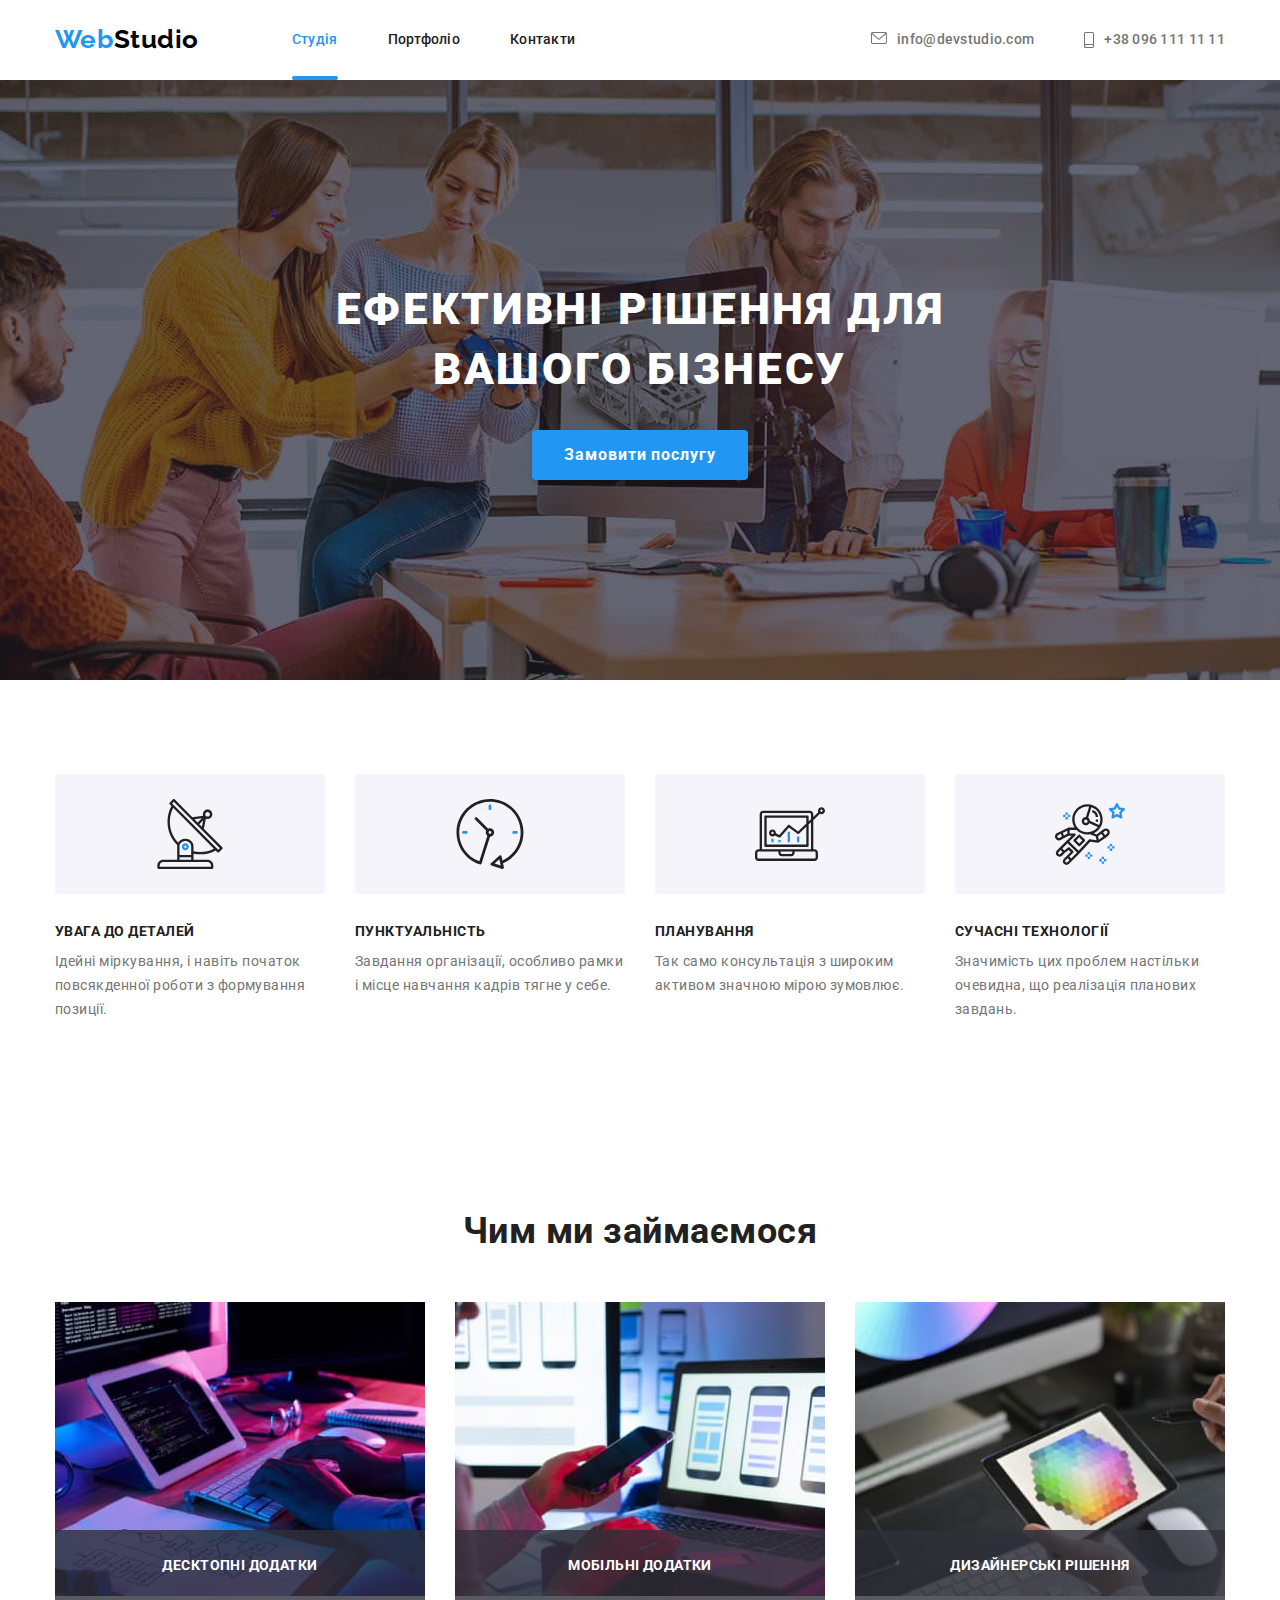
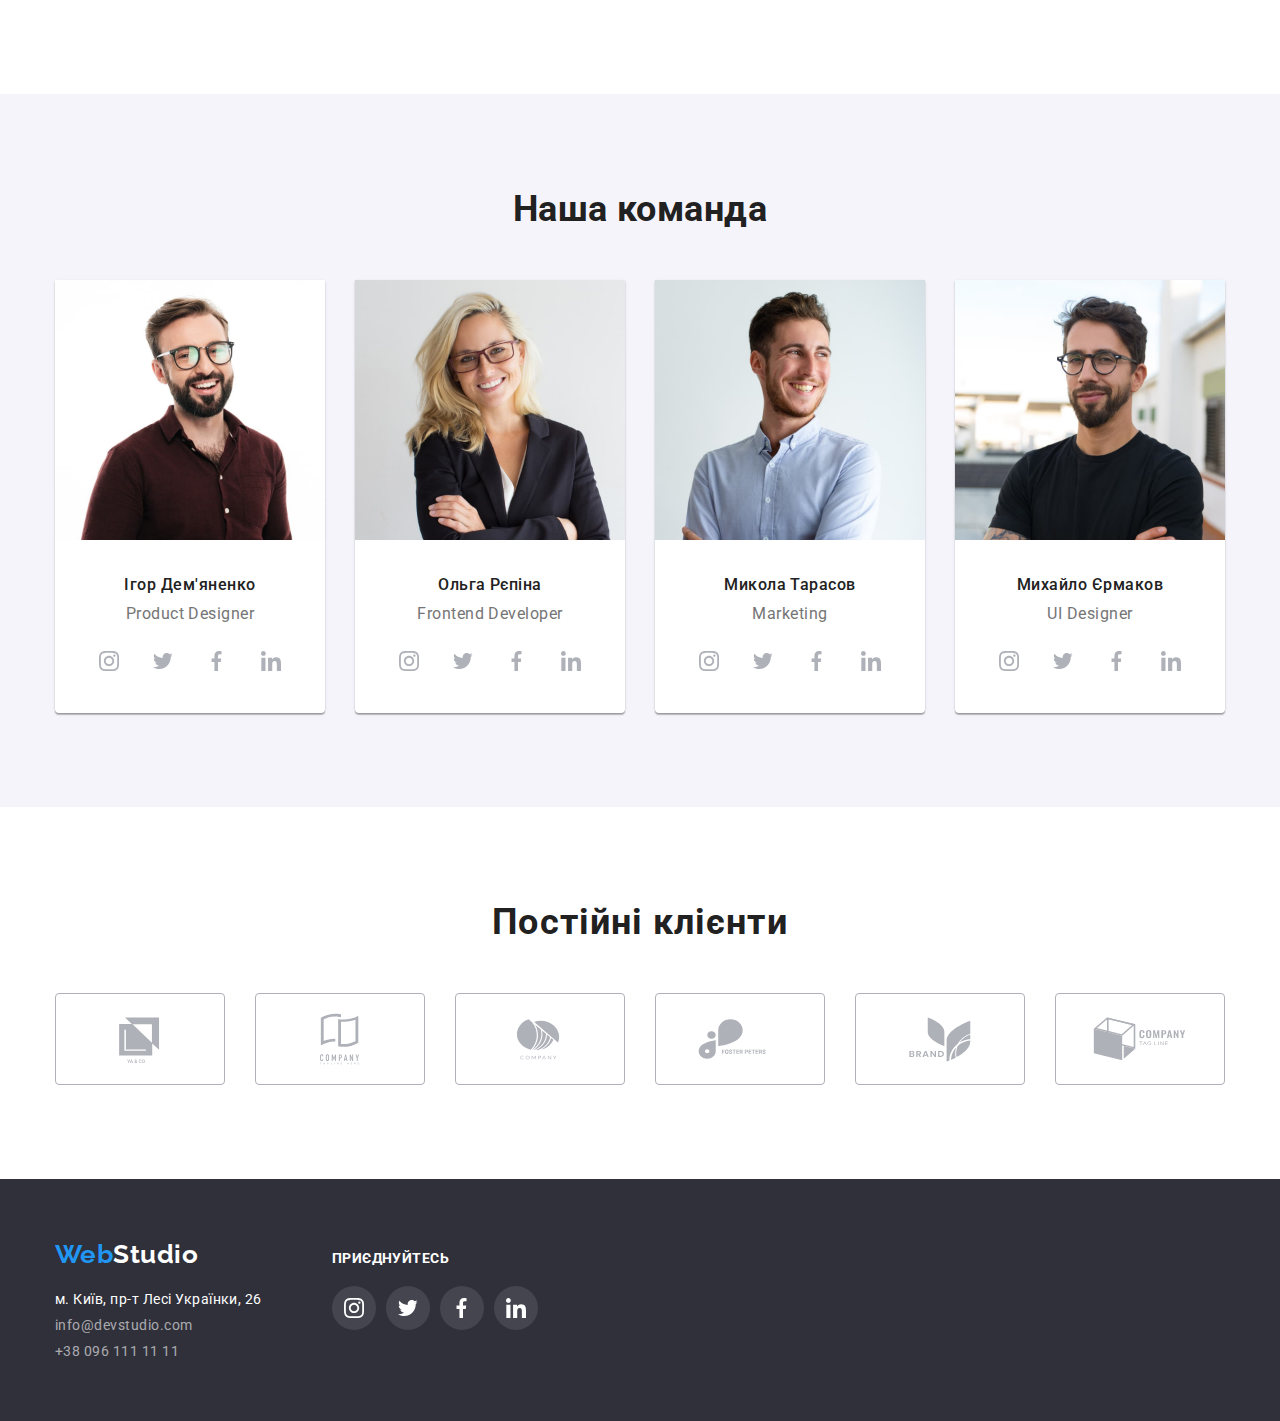
<file: index.html>
<!DOCTYPE html>
<html lang="uk">
  <head>
    <meta charset="UTF-8" />
    <meta name="viewport" content="width=device-width, initial-scale=1.0" />
    <title>WebStudio</title>
    <link rel="preconnect" href="https://fonts.googleapis.com" />
    <link rel="preconnect" href="https://fonts.gstatic.com" crossorigin />
    <link
      href="https://fonts.googleapis.com/css2?family=Raleway:wght@400;700&family=Roboto:wght@400;500;700;900&display=swap"
      rel="stylesheet"
    />
    <link
      rel="stylesheet"
      href="https://cdnjs.cloudflare.com/ajax/libs/modern-normalize/1.1.0/modern-normalize.min.css"
    />
    <link rel="stylesheet" href="css/style.css" />
  </head>
  <body>
    <header class="page-header">
      <!-- site nav -->
      <nav class="container main-nav">
        <a href="./index.html" class="logo list">
          <span class="color-blu">Web</span>
          <span class="color-black">Studio</span>
        </a>
        <ul class="site-nav list">
          <li class="nav"><a href="" class="link current">Студія</a></li>
          <li class="nav">
            <a href="./portfolio.html" class="link">Портфоліо</a>
          </li>
          <li class="nav"><a href="" class="link">Контакти</a></li>
        </ul>
        <!-- Contakt -->
        <ul class="contakt-nav list">
          <li class="item">
            <a class="contakt-mail" href="mailto:info@devstudio.com"
              ><svg class="mail">
                <use href="./imeges/symbol-defs.svg#icon-envelope"></use></svg
              >info@devstudio.com</a
            >
          </li>
          <li class="item">
            <a class="contakt-tel" href="tel:+380961111111">
              <svg class="tel">
                <use href="./imeges/symbol-defs.svg#icon-smartphone"></use></svg
              >+38 096 111 11 11</a
            >
          </li>
        </ul>
      </nav>
    </header>
    <main>
      <!-- Hero -->
      <section class="hero section container">
        <h1 class="hero-title">Ефективні рішення для вашого бізнесу</h1>
        <button class="button" data-modal-open>Замовити послугу</button>
        <div class="backdrop-hero is-hidden" data-modal>
          <div class="modal-hero">
            <button class="closed-modal" data-modal-close>
              <svg class="icon-closed" height="18" width="18">
                <use href="./imeges/symbol-defs.svg#icon-close-black"></use>
              </svg>
            </button>
          </div>
        </div>
      </section>
      <!-- Feature -->
      <section class="section">
        <h2 hidden>Приклади робіт</h2>
        <div class="container feature">
          <ul class="feature-list list">
            <li class="item icon-item">
              <div class="fonts">
                <svg>
                  <use href="./imeges/symbol-defs.svg#icon-antenna"></use>
                </svg>
              </div>
              <div class="title-feature-text">
                <h3 class="title">УВАГА ДО ДЕТАЛЕЙ</h3>
                <p class="feature-text">
                  Ідейні міркування, і навіть початок повсякденної роботи з
                  формування позиції.
                </p>
              </div>
            </li>
            <li class="item">
              <div class="fonts">
                <svg>
                  <use href="./imeges/symbol-defs.svg#icon-clock"></use>
                </svg>
              </div>
              <div class="title-feature-text">
                <h3 class="title">ПУНКТУАЛЬНІСТЬ</h3>
                <p class="feature-text">
                  Завдання організації, особливо рамки і місце навчання кадрів
                  тягне у себе.
                </p>
              </div>
            </li>
            <li class="item">
              <div class="fonts">
                <svg>
                  <use href="./imeges/symbol-defs.svg#icon-diagram"></use>
                </svg>
              </div>
              <div class="title-feature-text">
                <h3 class="title">ПЛАНУВАННЯ</h3>
                <p class="feature-text">
                  Так само консультація з широким активом значною мірою
                  зумовлює.
                </p>
              </div>
            </li>
            <li class="item">
              <div class="fonts">
                <svg>
                  <use href="./imeges/symbol-defs.svg#icon-astronaut"></use>
                </svg>
              </div>
              <div class="title-feature-text">
                <h3 class="title">СУЧАСНІ ТЕХНОЛОГІЇ</h3>
                <p class="feature-text">
                  Значимість цих проблем настільки очевидна, що реалізація
                  планових завдань.
                </p>
              </div>
            </li>
          </ul>
        </div>
      </section>
      <section class="works section">
        <div class="container">
          <h2 class="works-title">Чим ми займаємося</h2>
          <ul class="list example">
            <li class="item item-desktop">
              <div class="imeges-thumb">
                <img
                  src="./imeges/keydoard.jpg"
                  alt="Десктопні додатки"
                  width="370"
                />
                <div class="images-text img-fonts">Десктопні додатки</div>
              </div>
            </li>
            <li class="item">
              <div class="imeges-thumb">
                <img
                  src="./imeges/displey.jpg"
                  alt="Мобільні додатки"
                  width="370"
                />
                <div class="images-text img-fonts">Мобільні додатки</div>
              </div>
            </li>
            <li class="item">
              <div class="imeges-thumb">
                <img
                  src="./imeges/tablet.jpg"
                  alt="Розробка логотипів"
                  width="370"
                />
                <div class="images-text img-fonts">Дизайнерські рішення</div>
              </div>
            </li>
          </ul>
        </div>
      </section>
      <!-- Team -->
      <section class="team section">
        <div class="container">
          <h2 class="team-title">Наша команда</h2>
          <ul class="list team-list">
            <li class="item">
              <div class="backgr-color">
                <img
                  class="photo-team"
                  src="./imeges/igor.jpg"
                  alt="Ігор Демʼяненко"
                  width="270"
                />
                <div class="team-descript">
                  <h3 class="team-name">Ігор Дем'яненко</h3>
                  <p class="team-prof">
                    <span lang="en"> Product Designer</span>
                  </p>
                </div>
                <div class="social-list">
                  <ul class="social list">
                    <li class="icon-social">
                      <a class="icon-link" href="#"
                        ><svg class="social-icon">
                          <use
                            href="./imeges/symbol-defs.svg#icon-instagram2"
                          ></use></svg
                      ></a>
                    </li>
                    <li class="icon-social">
                      <a class="icon-link" href="#"
                        ><svg class="social-icon">
                          <use
                            href="./imeges/symbol-defs.svg#icon-twitter2"
                          ></use></svg
                      ></a>
                    </li>
                    <li class="icon-social">
                      <a class="icon-link" href="#"
                        ><svg class="social-icon">
                          <use
                            href="./imeges/symbol-defs.svg#icon-facebook2"
                          ></use></svg
                      ></a>
                    </li>
                    <li class="icon-social">
                      <a class="icon-link" href="#"
                        ><svg class="social-icon">
                          <use
                            href="./imeges/symbol-defs.svg#icon-linkedin2"
                          ></use></svg
                      ></a>
                    </li>
                  </ul>
                </div>
              </div>
            </li>
            <li class="item">
              <div class="backgr-color">
                <img
                  class="photo-team"
                  src="./imeges/olga.jpg"
                  alt="Ольга Рєпіна"
                  width="270"
                />
                <div class="team-descript">
                  <h3 class="team-name">Ольга Рєпіна</h3>
                  <p class="team-prof">
                    <span lang="en"> Frontend Developer </span>
                  </p>
                </div>
                <div class="social-list">
                  <ul class="social list">
                    <li class="icon-social">
                      <a class="icon-link" href="#"
                        ><svg class="social-icon">
                          <use
                            href="./imeges/symbol-defs.svg#icon-instagram2"
                          ></use></svg
                      ></a>
                    </li>
                    <li class="icon-social">
                      <a class="icon-link" href="#"
                        ><svg class="social-icon">
                          <use
                            href="./imeges/symbol-defs.svg#icon-twitter2"
                          ></use></svg
                      ></a>
                    </li>
                    <li class="icon-social">
                      <a class="icon-link" href="#"
                        ><svg class="social-icon">
                          <use
                            href="./imeges/symbol-defs.svg#icon-facebook2"
                          ></use></svg
                      ></a>
                    </li>
                    <li class="icon-social">
                      <a class="icon-link" href="#"
                        ><svg class="social-icon">
                          <use
                            href="./imeges/symbol-defs.svg#icon-linkedin2"
                          ></use></svg
                      ></a>
                    </li>
                  </ul>
                </div>
              </div>
            </li>

            <li class="item">
              <div class="backgr-color">
                <img
                  class="photo-team"
                  src="./imeges/mukola.jpg"
                  alt="Микола Тарасов"
                  width="270"
                />
                <div class="team-descript">
                  <h3 class="team-name">Микола Тарасов</h3>
                  <p class="team-prof"><span lang="en"> Marketing </span></p>
                </div>
                <div class="social-list">
                  <ul class="social list">
                    <li class="icon-social">
                      <a class="icon-link" href="#"
                        ><svg class="social-icon">
                          <use
                            href="./imeges/symbol-defs.svg#icon-instagram2"
                          ></use></svg
                      ></a>
                    </li>
                    <li class="icon-social">
                      <a class="icon-link" href="#"
                        ><svg class="social-icon">
                          <use
                            href="./imeges/symbol-defs.svg#icon-twitter2"
                          ></use></svg
                      ></a>
                    </li>
                    <li class="icon-social">
                      <a class="icon-link" href="#"
                        ><svg class="social-icon">
                          <use
                            href="./imeges/symbol-defs.svg#icon-facebook2"
                          ></use></svg
                      ></a>
                    </li>
                    <li class="icon-social">
                      <a class="icon-link" href="#"
                        ><svg class="social-icon">
                          <use
                            href="./imeges/symbol-defs.svg#icon-linkedin2"
                          ></use></svg
                      ></a>
                    </li>
                  </ul>
                </div>
              </div>
            </li>
            <li class="item">
              <div class="backgr-color">
                <img
                  class="photo-team"
                  src="./imeges/myhaylo.jpg"
                  alt="Михайло Єрмаков"
                  width="270"
                />
                <div class="team-descript">
                  <h3 class="team-name">Михайло Єрмаков</h3>
                  <p class="team-prof"><span lang="en"> UI Designer </span></p>
                </div>
                <div class="social-list">
                  <ul class="social list">
                    <li class="icon-social">
                      <a class="icon-link" href="#"
                        ><svg class="social-icon">
                          <use
                            href="./imeges/symbol-defs.svg#icon-instagram2"
                          ></use></svg
                      ></a>
                    </li>
                    <li class="icon-social">
                      <a class="icon-link" href="#"
                        ><svg class="social-icon">
                          <use
                            href="./imeges/symbol-defs.svg#icon-twitter2"
                          ></use></svg
                      ></a>
                    </li>
                    <li class="icon-social">
                      <a class="icon-link" href="#"
                        ><svg class="social-icon">
                          <use
                            href="./imeges/symbol-defs.svg#icon-facebook2"
                          ></use></svg
                      ></a>
                    </li>
                    <li class="icon-social">
                      <a class="icon-link" href="#"
                        ><svg class="social-icon">
                          <use
                            href="./imeges/symbol-defs.svg#icon-linkedin2"
                          ></use></svg
                      ></a>
                    </li>
                  </ul>
                </div>
              </div>
            </li>
          </ul>
        </div>
      </section>
      <!-- Clients -->
      <section class="section">
        <div class="container">
          <h2 hidden>Клієнти</h2>
          <h3 class="title-clients">Постійні клієнти</h3>
          <ul class="icon-list list">
            <li class="icon-clients">
              <a class="clients-link" href="#">
                <svg class="icon">
                  <use href="./imeges/symbol-defs.svg#icon-yaco"></use>
                </svg>
              </a>
            </li>
            <li class="icon-clients">
              <a class="clients-link" href="#"
                ><svg class="icon">
                  <use
                    href="./imeges/symbol-defs.svg#icon-teglinecompany"
                  ></use></svg
              ></a>
            </li>
            <li class="icon-clients">
              <a class="clients-link" href="#">
                <svg class="icon">
                  <use href="./imeges/symbol-defs.svg#icon-company"></use></svg
              ></a>
            </li>
            <li class="icon-clients">
              <a class="clients-link" href="#"
                ><svg class="icon">
                  <use href="./imeges/symbol-defs.svg#icon-foster"></use></svg
              ></a>
            </li>
            <li class="icon-clients">
              <a class="clients-link" href="#">
                <svg class="icon">
                  <use href="./imeges/symbol-defs.svg#icon-brand"></use></svg
              ></a>
            </li>
            <li class="icon-clients">
              <a class="clients-link" href="#"
                ><svg class="icon">
                  <use href="./imeges/symbol-defs.svg#icon-tagline"></use></svg
              ></a>
            </li>
          </ul>
        </div>
      </section>
    </main>
    <!-- footer -->
    <footer class="footer">
      <div class="container footer-container">
        <div class="contackt-wrap">
          <a class="footer-logo" href="#"
            ><span class="color-blu">Web</span
            ><span class="color-white">Studio</span></a
          >
          <address class="address">
            <ul class="list">
              <li>
                <span class="address-name"
                  >м. Київ, пр-т Лесі Українки, 26</span
                >
              </li>
              <li>
                <a href="mailto:info@devstudio.com" class="address-mail list"
                  >info@devstudio.com</a
                >
              </li>
              <li>
                <a href="tel:+380961111111" class="address-tel list"
                  >+38 096 111 11 11</a
                >
              </li>
            </ul>
          </address>
        </div>
        <div class="social-wrap">
          <p class="footer-title-social">приєднуйтесь</p>
          <ul class="footer-social list">
            <li class="footer-icon-social">
              <a class="footer-icon-link" href="#"
                ><svg class="footer-social-icon">
                  <use
                    href="./imeges/symbol-defs.svg#icon-instagram2"
                  ></use></svg
              ></a>
            </li>
            <li class="footer-icon-social">
              <a class="footer-icon-link" href="#"
                ><svg class="footer-social-icon">
                  <use href="./imeges/symbol-defs.svg#icon-twitter2"></use></svg
              ></a>
            </li>
            <li class="footer-icon-social">
              <a class="footer-icon-link" href="#"
                ><svg class="footer-social-icon">
                  <use
                    href="./imeges/symbol-defs.svg#icon-facebook2"
                  ></use></svg
              ></a>
            </li>
            <li class="footer-icon-social">
              <a class="footer-icon-link" href="#"
                ><svg class="footer-social-icon">
                  <use
                    href="./imeges/symbol-defs.svg#icon-linkedin2"
                  ></use></svg
              ></a>
            </li>
          </ul>
        </div>
      </div>
    </footer>
    <script src="./js/modal.js"></script>
  </body>
</html>
</file>
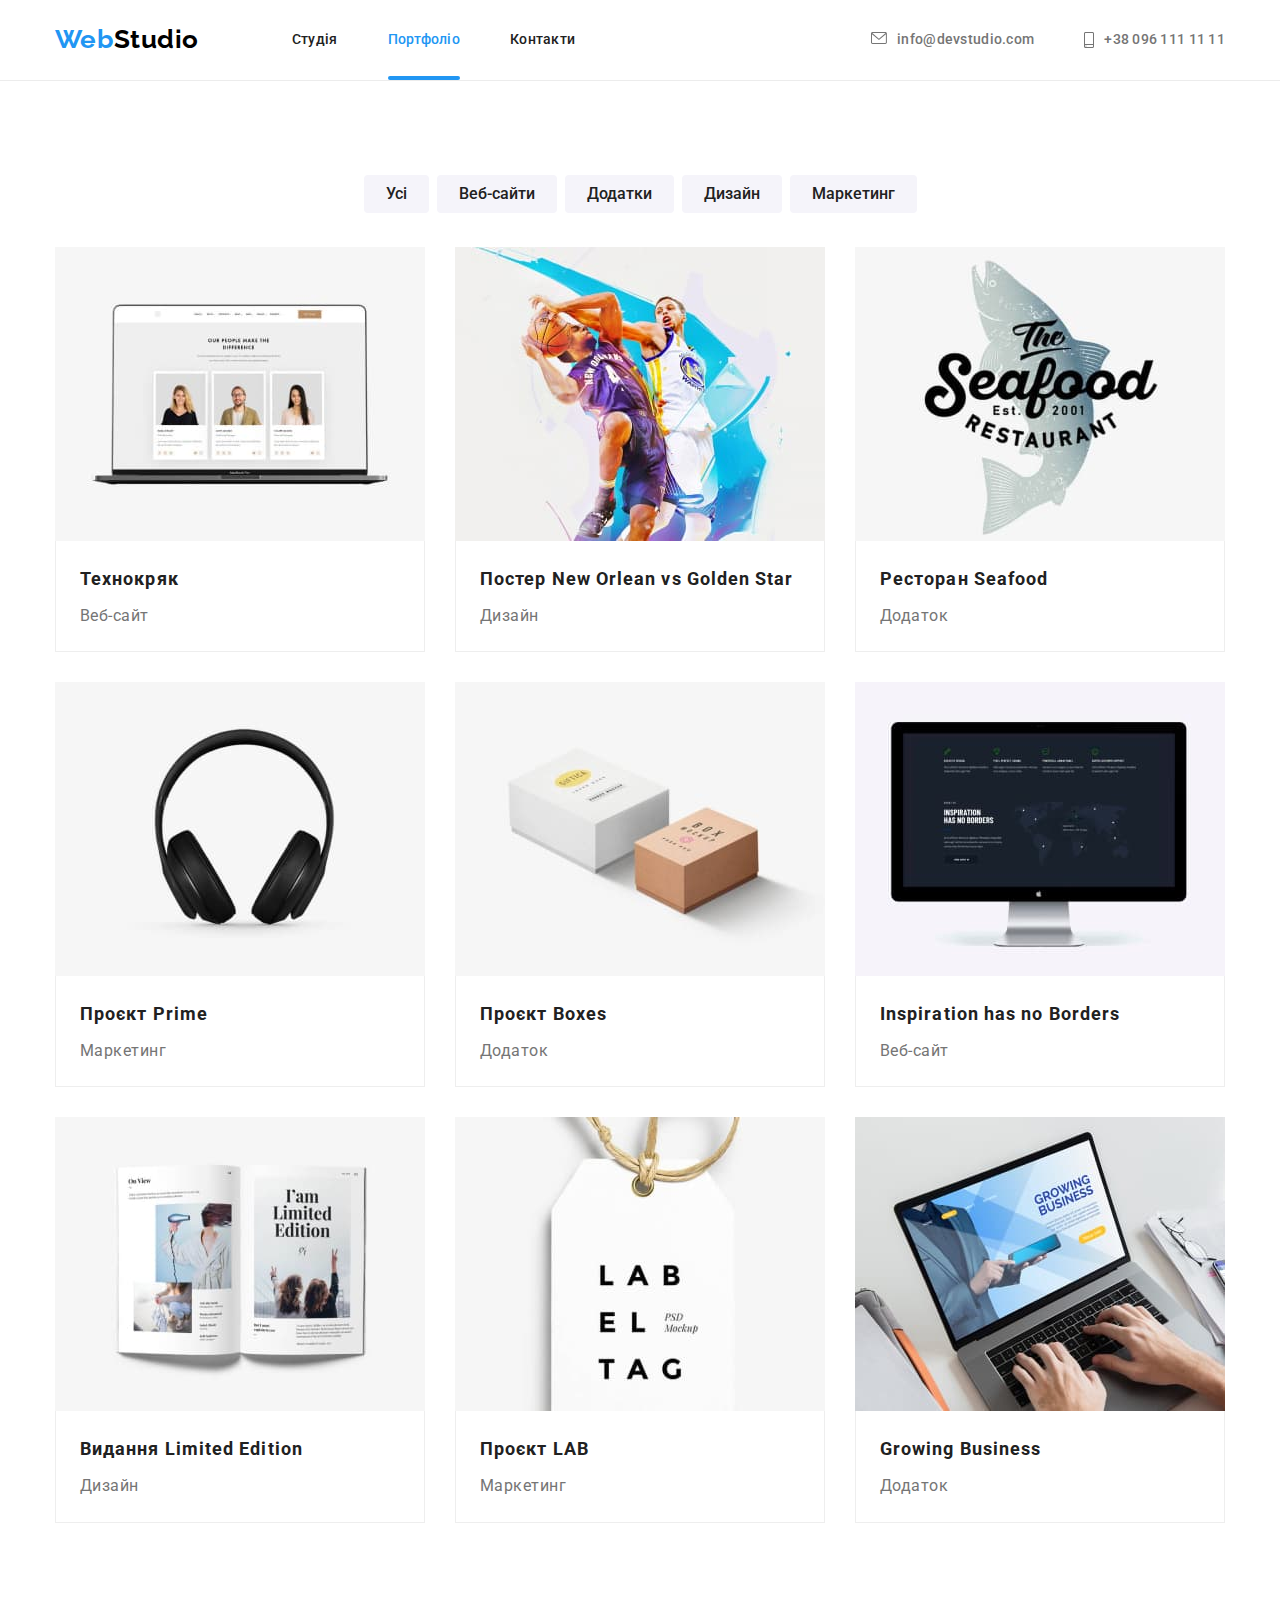
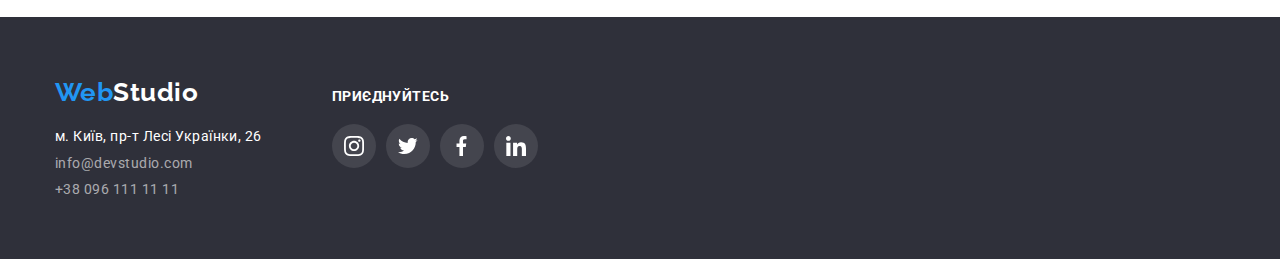
<file: portfolio.html>
<!DOCTYPE html>
<html lang="uk">
  <head>
    <meta charset="UTF-8" />
    <meta name="viewport" content="width=device-width, initial-scale=1.0" />
    <title>Portfolio</title>
    <link rel="preconnect" href="https://fonts.googleapis.com" />
    <link rel="preconnect" href="https://fonts.gstatic.com" crossorigin />
    <link
      href="https://fonts.googleapis.com/css2?family=Raleway:wght@400;700&family=Roboto:wght@400;500;700;900&display=swap"
      rel="stylesheet"
    />
    <link
      rel="stylesheet"
      href="https://cdnjs.cloudflare.com/ajax/libs/modern-normalize/1.1.0/modern-normalize.min.css"
    />
    <link rel="stylesheet" href="css/style.css" />
  </head>
  <body>
    <header class="header">
      <!-- Site nav -->
      <nav class="container main-nav">
        <a href="./portfolio.html" class="logo list">
          <span class="color-blu">Web</span>
          <span class="color-black">Studio</span>
        </a>
        <ul class="site-nav list">
          <li class="nav"><a href="./index.html" class="link">Студія</a></li>
          <li class="nav"><a href="" class="link current">Портфоліо</a></li>
          <li class="nav"><a href="" class="link">Контакти</a></li>
        </ul>
        <!-- Contakt -->
        <ul class="contakt-nav list">
          <li class="item">
            <a class="contakt-mail" href="mailto:info@devstudio.com"
              ><svg class="mail">
                <use href="./imeges/symbol-defs.svg#icon-envelope"></use></svg
              >info@devstudio.com</a
            >
          </li>
          <li class="item">
            <a class="contakt-tel" href="tel:+380961111111">
              <svg class="tel">
                <use href="./imeges/symbol-defs.svg#icon-smartphone"></use></svg
              >+38 096 111 11 11</a
            >
          </li>
        </ul>
      </nav>
    </header>
    <main>
      <section class="container section">
        <!-- список кнопок -->
        <div class="portfolio">
          <h1 hidden>Посилання на роботи</h1>
          <ul class="list-button list">
            <li class="item">
              <button type="button" class="buttons">Усі</button>
            </li>
            <li class="item">
              <button type="button" class="buttons">Веб-сайти</button>
            </li>
            <li class="item">
              <button type="button" class="buttons">Додатки</button>
            </li>
            <li class="item">
              <button type="button" class="buttons">Дизайн</button>
            </li>
            <li class="item">
              <button type="button" class="buttons">Маркетинг</button>
            </li>
          </ul>

          <!-- Портфолио работ -->
          
          <ul class="card list">
            <li class="item portf-list">
              <a href="" class="card-img list">
                <div class="thumb">
                  <img
                    class="img-project"
                    src="./imeges/prew.jpg"
                    alt="демонстрація робіт"
                    width="370"
                  />
                  <div class="overlay-text">
                    Ресурс пропонує комплексні пропозиції з різним рівнем
                    функціоналу та сервісів. Все це дозволить відвідувачу
                    отримати вичерпні відомості про компанію чи приватну особу.
                  </div>
                </div>
                <div class="text-title">
                  <h2 class="card-title">Технокряк</h2>
                  <p class="card-text">Веб-сайт</p>
                </div>
              </a>
            </li>
            <li class="item portf-list">
              <a href="" class="card-img list">
                <div class="thumb">
                  <img
                    class="img-project"
                    src="./imeges/bascet.jpg"
                    alt="постер гравців у баскетбол"
                    width="370"
                  />
                  <div class="overlay-text">
                    Ресурс пропонує комплексні пропозиції з різним рівнем
                    функціоналу та сервісів. Все це дозволить відвідувачу
                    отримати вичерпні відомості про компанію чи приватну особу.
                  </div>
                </div>
                <div class="text-title">
                  <h2 class="card-title">
                    Постер <span lang="en"> New Orlean vs Golden Star </span>
                  </h2>
                  <p class="card-text">Дизайн</p>
                </div>
              </a>
            </li>
            <li class="item portf-list">
              <a href="" class="card-img list">
                <div class="thumb">
                  <img
                    class="img-project"
                    src="./imeges/seafood.jpg"
                    alt="логотип ресторану морепродуктів"
                    width="370"
                  />
                  <div class="overlay-text">
                    Ресурс пропонує комплексні пропозиції з різним рівнем
                    функціоналу та сервісів. Все це дозволить відвідувачу
                    отримати вичерпні відомості про компанію чи приватну особу.
                  </div>
                </div>
                <div class="text-title">
                  <h2 class="card-title">Ресторан Seafood</h2>
                  <p class="card-text list">Додаток</p>
                </div>
              </a>
            </li>
            <li class="item portf-list">
              <a href="" class="card-img list">
                <div class="thumb">
                  <img
                    class="img-project"
                    src="./imeges/headphones.jpg"
                    alt="навушники"
                    width="370"
                  />
                  <div class="overlay-text">
                    Ресурс пропонує комплексні пропозиції з різним рівнем
                    функціоналу та сервісів. Все це дозволить відвідувачу
                    отримати вичерпні відомості про компанію чи приватну особу.
                  </div>
                </div>
                <div class="text-title">
                  <h2 class="card-title">Проєкт Prime</h2>
                  <p class="card-text">Маркетинг</p>
                </div>
              </a>
            </li>
            <li class="item portf-list">
              <a href="" class="card-img list">
                <div class="thumb">
                  <img
                    class="img-project"
                    src="./imeges/box.jpg"
                    alt="дві коробки"
                    width="370"
                  />
                  <div class="overlay-text">
                    Ресурс пропонує комплексні пропозиції з різним рівнем
                    функціоналу та сервісів. Все це дозволить відвідувачу
                    отримати вичерпні відомості про компанію чи приватну особу.
                  </div>
                </div>
                <div class="text-title">
                  <h2 class="card-title">Проєкт Boxes</h2>
                  <p class="card-text">Додаток</p>
                </div>
              </a>
            </li>
            <li class="item portf-list">
              <a href="" class="card-img list">
                <div class="thumb">
                  <img
                    class="img-project"
                    src="./imeges/monitor.jpg"
                    alt="монітор"
                    width="370"
                  />
                  <div class="overlay-text">
                    Ресурс пропонує комплексні пропозиції з різним рівнем
                    функціоналу та сервісів. Все це дозволить відвідувачу
                    отримати вичерпні відомості про компанію чи приватну особу.
                  </div>
                </div>
                <div class="text-title">
                  <h2 class="card-title">
                    <span lang="en"> Inspiration has no Borders </span>
                  </h2>
                  <p class="card-text">Веб-сайт</p>
                </div>
              </a>
            </li>
            <li class="item portf-list">
              <a href="" class="card-img list">
                <div class="thumb">
                  <img
                    class="img-project"
                    src="./imeges/boock.jpg"
                    alt="розгорнута книга"
                    width="370"
                  />
                  <div class="overlay-text">
                    Ресурс пропонує комплексні пропозиції з різним рівнем
                    функціоналу та сервісів. Все це дозволить відвідувачу
                    отримати вичерпні відомості про компанію чи приватну особу.
                  </div>
                </div>
                <div class="text-title">
                  <h2 class="card-title">
                    Видання <span lang="en"> Limited Edition</span>
                  </h2>
                  <p class="card-text">Дизайн</p>
                </div>
              </a>
            </li>
            <li class="item portf-list">
              <a href="" class="card-img list">
                <div class="thumb">
                  <img
                    class="img-project"
                    src="./imeges/label.jpg"
                    alt="логотип проекту"
                    width="370"
                  />
                  <div class="overlay-text">
                    Ресурс пропонує комплексні пропозиції з різним рівнем
                    функціоналу та сервісів. Все це дозволить відвідувачу
                    отримати вичерпні відомості про компанію чи приватну особу.
                  </div>
                </div>
                <div class="text-title">
                  <h2 class="card-title">Проєкт LAB</h2>
                  <p class="card-text">Маркетинг</p>
                </div>
              </a>
            </li>
            <li class="item portf-list">
              <a href="" class="card-img list">
                <div class="thumb">
                  <img
                    class="img-project"
                    src="./imeges/noutebook.jpg"
                    alt="процюємо віддалено"
                    width="370"
                  />
                  <div class="overlay-text">
                    Ресурс пропонує комплексні пропозиції з різним рівнем
                    функціоналу та сервісів. Все це дозволить відвідувачу
                    отримати вичерпні відомості про компанію чи приватну особу.
                  </div>
                </div>
                <div class="text-title">
                  <h2 class="card-title">
                    <span lang="en">Growing Business</span>
                  </h2>
                  <p class="card-text">Додаток</p>
                </div>
              </a>
            </li>
          </ul>
        </div>
      </section>
    </main>
    <footer class="footer">
      <div class="container footer-container">
        <div class="contackt-wrap">
          <a class="footer-logo" href="#"
            ><span class="color-blu">Web</span
            ><span class="color-white">Studio</span></a
          >
          <address class="address">
            <ul class="list">
              <li>
                <span class="address-name"
                  >м. Київ, пр-т Лесі Українки, 26</span
                >
              </li>
              <li>
                <a href="mailto:info@devstudio.com" class="address-mail list"
                  >info@devstudio.com</a
                >
              </li>
              <li>
                <a href="tel:+380961111111" class="address-tel list"
                  >+38 096 111 11 11</a
                >
              </li>
            </ul>
          </address>
        </div>
        <div class="social-wrap">
          <p class="footer-title-social">приєднуйтесь</p>
          <ul class="footer-social list">
            <li class="footer-icon-social">
              <a class="footer-icon-link" href="#"
                ><svg class="footer-social-icon">
                  <use
                    href="./imeges/symbol-defs.svg#icon-instagram2"
                  ></use></svg
              ></a>
            </li>
            <li class="footer-icon-social">
              <a class="footer-icon-link" href="#"
                ><svg class="footer-social-icon">
                  <use href="./imeges/symbol-defs.svg#icon-twitter2"></use></svg
              ></a>
            </li>
            <li class="footer-icon-social">
              <a class="footer-icon-link" href="#"
                ><svg class="footer-social-icon">
                  <use
                    href="./imeges/symbol-defs.svg#icon-facebook2"
                  ></use></svg
              ></a>
            </li>
            <li class="footer-icon-social">
              <a class="footer-icon-link" href="#"
                ><svg class="footer-social-icon">
                  <use
                    href="./imeges/symbol-defs.svg#icon-linkedin2"
                  ></use></svg
              ></a>
            </li>
          </ul>
        </div>
      </div>
    </footer>
  </body>
</html>
</file>
<file: css/style.css>
/* 
цвет ховера текста #2196F3
главный цвет текста #212121
вторичный цвет текста #757575
цвет главного заголовка #FFFFFF
вторичный цвет фона #F5F4FA

 */
:root {
  --text-color: #000000;
  --secondary-text-color: #757575;
  --prymery-text-color: #212121;
  --accent-color: #2196f3;
  --pramery-white-color: #ffffff;
  --pramery-footer-text-color: rgba(255, 255, 255, 0.6);
  --backgroundcolor-hero: #2f303a;
  --pramery-footer-color: #2f303a;
  --secondary-backgraund-color: #f5f4fa;
  --primery-fill-color: #afb1b8;
}

/* Body */

body {
  background-color: var(--pramery-white-color);
  color: var(--prymery-text-color);

  font-family: Roboto, sans-serif;
  letter-spacing: 0.03em;
}

/* Утилиты */

h1,
h2,
h3,
h4,
h5,
h6,
p {
  margin-top: 0;
  margin-bottom: 0;
}

.list {
  margin: 0;
  padding: 0;
  list-style: none;
  text-decoration: none;
}

.container {
  width: 1200px;
  padding-left: 15px;
  padding-right: 15px;
  margin-left: auto;
  margin-right: auto;
}

.section {
  padding-top: 94px;
  padding-bottom: 94px;
}

/* header */

.header {
  border-bottom: 1px solid #ececec;
}

.logo {
  display: block;
  font-size: 0;
  padding-top: 24px;
  padding-bottom: 25px;
  margin-right: 93px;
}

.logo .color-blu {
  color: var(--accent-color);

  font-family: Raleway, sans-serif;
  font-weight: 700;
  font-size: 26px;
  line-height: 1.2;
}
.logo .color-black {
  color: var(--text-color);

  font-family: Raleway, sans-serif;
  font-weight: 700;
  font-size: 26px;
  line-height: 1.2;
}

/* Main-nav */

.main-nav {
  display: flex;
  align-items: center;
}

/* site nav */

.site-nav {
  display: flex;
}

.site-nav .nav {
  margin-right: 50px;
}
.site-nav .nav:last-child {
  margin-right: 0;
}

.site-nav .link {
  color: var(--prymery-text-color);
  padding-top: 32px;
  padding-bottom: 32px;
  display: block;
  position: relative;
  font-weight: 500;
  font-size: 14px;
  line-height: 1.14;
  letter-spacing: 0.02em;
  text-decoration: none;
  transition: color 250ms cubic-bezier(0.4, 0, 0.2, 1);
}
.site-nav .link:hover,
.site-nav .link:focus {
  color: var(--accent-color);
}
.site-nav .current {
  color: var(--accent-color);
}

.link.current::after {
  content: "";
  position: absolute;
  left: 0;
  bottom: 0;
  display: block;
  width: 100%;
  height: 4px;
  background-color: var(--accent-color);
  border-radius: 2px;
}

.cont-list {
  display: flex;
}

.contakt-nav {
  display: flex;
  margin-left: auto;
}
.contakt-nav .item + .item {
  margin-left: 50px;
}

.contakt-nav .contakt-mail,
.contakt-nav .contakt-tel {
  fill: var(--secondary-text-color);
  color: var(--secondary-text-color);
  text-decoration: none;
  display: flex;
  text-align: center;
  padding-top: 32px;
  padding-bottom: 32px;

  font-weight: 500;
  font-size: 14px;
  line-height: 1.14;
  letter-spacing: 0.02em;
  transition: color 250ms cubic-bezier(0.4, 0, 0.2, 1);
}
.contakt-nav .contakt-mail:hover,
.contakt-nav .contakt-mail:focus {
  color: var(--accent-color);
  fill: var(--accent-color);
}

.contakt-nav .contakt-tel:hover,
.contakt-nav .contakt-tel:focus {
  color: var(--accent-color);
  fill: var(--accent-color);
}

.mail {
  display: flex;
  align-items: center;
  width: 16px;
  height: 12px;
  margin-right: 10px;
}

.tel {
  display: flex;
  align-items: center;
  width: 10px;
  height: 16px;
  margin-right: 10px;
}

/* Hero */
.hero {
  max-width: 1600px;
  height: 600px;
  background-image: linear-gradient(
      to right,
      rgba(47, 48, 58, 0.4),
      rgba(47, 48, 58, 0.4)
    ),
    url(../imeges/background.jpg);
  background-position: center;
  background-size: cover;
  background-repeat: no-repeat;

  background-color: var(--backgroundcolor-hero);
  width: 100%;
  text-align: center;
  padding-top: 200px;
  padding-bottom: 200px;
}

.hero .hero-title {
  margin-bottom: 30px;
  color: var(--pramery-white-color);
  width: 696px;
  margin-left: auto;
  margin-right: auto;

  font-weight: 900;
  font-size: 44px;
  line-height: 1.36;
  letter-spacing: 0.06em;
  text-transform: uppercase;
}

.button {
  color: var(--pramery-white-color);
  background-color: var(--accent-color);
  cursor: pointer;
  box-shadow: 0px 4px 4px rgba(0, 0, 0, 0.15);
  border-radius: 4px;
  border: 0;

  font-weight: 700;
  font-size: 16px;
  line-height: 1.88;
  letter-spacing: 0.06em;
  padding: 10px 32px;
}

.backdrop-hero {
  position: fixed;
  top: 0;
  left: 0;
  width: 100%;
  height: 100%;
  z-index: 10;
  transition: opacity 250ms cubic-bezier(0.4, 0, 0.2, 1),
    visibility 250ms cubic-bezier(0.4, 0, 0.2, 1);
  background-color: rgba(0, 0, 0, 0.2);
}

.backdrop-hero.is-hidden {
  opacity: 0;
  pointer-events: none;
  visibility: hidden;
}

.modal-hero {
  position: absolute;
  top: 50%;
  left: 50%;
  transform: translate(-50%, -50%);

  width: 528px;
  height: 581px;
  background-color: #fff;
  border-radius: 4px;
  box-shadow: 0px 1px 3px rgba(0, 0, 0, 0.12), 0px 1px 1px rgba(0, 0, 0, 0.14),
    0px 2px 1px rgba(0, 0, 0, 0.2);
}

.closed-modal {
  display: flex;
  align-items: center;
  justify-content: center;
  padding: 0;
  width: 30px;
  height: 30px;
  position: absolute;
  top: 8px;
  right: 8px;
  border-radius: 50%;
  background: #ffffff;
  border: 1px solid rgba(0, 0, 0, 0.1);
  cursor: pointer;
}
.icon-closed {
  padding: 0;
}

.closed-modal:hover {
  color: var(--accent-color);
}

/* Feature */

.title-feature-text {
  padding-top: 30px;
}

.feature-list {
  display: flex;
}
.feature-list .item + .item {
  margin-left: 30px;
}

.feature-list .item {
  width: 270px;
}

.feature-list .title {
  margin-bottom: 10px;
  font-weight: 700;
  font-size: 14px;
  line-height: 1.14;
  text-transform: uppercase;
  text-align: left;
}

.feature-list .feature-text {
  color: var(--secondary-text-color);

  font-weight: 400;
  font-size: 14px;
  line-height: 1.7;
  text-align: left;
}

.fonts {
  display: flex;
  width: 270px;
  height: 120px;
  padding: 25px 100px;
  background-image: url(../imeges/backgr.svg);
  border-radius: 4px;
  text-align: center;
  /* margin-bottom: 55px; */
}

/* Works */

.example {
  display: flex;
}

.example .item + .item {
  margin-left: 30px;
}
.works .works-title {
  margin-bottom: 50px;

  font-weight: 700;
  font-size: 36px;
  line-height: 1.17;
  text-align: center;
}

.imeges-thumb {
  position: relative;
}

.images-text {
  position: absolute;
  padding: 27px;

  font-weight: 700;
  font-size: 14px;
  line-height: calc(16 / 14);
  text-align: center;
  letter-spacing: 0.03em;
  text-transform: uppercase;
}

.img-fonts {
  position: absolute;

  bottom: 0;
  right: 0;
  left: 0;

  height: 70px;
  background-color: rgba(47, 48, 58, 0.8);

  color: var(--pramery-white-color);
}

/* Team */

.team {
  background-color: var(--secondary-backgraund-color);
  text-align: center;
}

.team-list {
  display: flex;
}

.team-list .item + .item {
  margin-left: 30px;
}

.backgr-color {
  background-color: var(--pramery-white-color);
  box-shadow: 0px 1px 3px rgba(0, 0, 0, 0.12), 0px 1px 1px rgba(0, 0, 0, 0.14),
    0px 2px 1px rgba(0, 0, 0, 0.2);
  border-radius: 0px 0px 4px 4px;
}

.team .team-title {
  margin-bottom: 50px;

  font-weight: 700;
  font-size: 36px;
  line-height: 1.17;
  text-align: center;
}
.team .photo-team {
  margin-bottom: 30px;
}

.team-descript {
  margin-bottom: 16px;
}

.team .team-name {
  margin-bottom: 10px;
  font-weight: 500;
  font-size: 16px;
  line-height: 1.19;
}
.team .team-prof {
  color: var(--secondary-text-color);

  font-weight: 400;
  font-size: 16px;
  line-height: 1.19;
}

/* Иконки на соц сети  */

.social {
  display: inline-flex;
  margin-bottom: 30px;
}

.icon-social {
  margin-right: 10px;
}
.icon-social:last-child {
  margin-right: 0;
}

.icon-link {
  display: flex;
  width: 44px;
  height: 44px;
  border-radius: 50%;
  justify-content: center;
  align-items: center;
  padding: 12px 12px;
  fill: var(--primery-fill-color);
  transition: color 250ms cubic-bezier(0.4, 0, 0.2, 1),
    background-color 250ms cubic-bezier(0.4, 0, 0.2, 1),
    fill 250ms cubic-bezier(0.4, 0, 0.2, 1);
}

.icon-link:hover,
.icon-link:focus {
  background-color: var(--accent-color);
  fill: var(--pramery-white-color);
}

.social-icon {
  display: flex;
  width: 20px;
  height: 20px;
}

/* Clients */

.title-clients {
  font-weight: 700;
  font-size: 36px;
  line-height: calc(42 / 36);
  text-align: center;
  letter-spacing: 0.03em;
  margin-bottom: 50px;

  color: var(--prymery-text-color);
}

.icon-list {
  display: flex;
}

.icon {
  display: inline-block;
  width: 106px;
  height: 60px;
  margin: 16px 32px;
  fill: currentColor;
  transition: fill 250ms cubic-bezier(0.4, 0, 0.2, 1);
}

.clients-link {
display: flex;
  width: 100%;
  height: 100%;
  border: 1px solid #afb1b8;
  border-radius: 4px;
  color: var(--primery-fill-color);
  transition: border-color 250ms cubic-bezier(0.4, 0, 0.2, 1);
}

.icon-list .icon-clients {
  width: 170px;
  height: 92px;
  margin-right: 30px;
}

.icon-list .icon-clients:last-child {
  margin-right: 0;
}

.clients-link:hover,
.clients-link:focus {
  border-color: var(--accent-color);
  color: var(--accent-color);
}

/* Footer */

.footer {
  background-color: var(--pramery-footer-color);
  display: flex;
  flex-direction: column;
  padding-top: 60px;
  padding-bottom: 60px;
}
.footer-logo {
  display: inline-block;
  margin-bottom: 20px;
  font-size: 0;
  text-decoration: none;
}
.footer-logo .color-blu {
  color: var(--accent-color);

  font-family: Raleway, sans-serif;
  font-weight: 700;
  font-size: 26px;
  line-height: 1.19;
}
.footer-logo .color-white {
  color: var(--pramery-white-color);

  font-family: Raleway, sans-serif;
  font-weight: 700;
  font-size: 26px;
  line-height: 1.19;
}

.address {
  display: flex;
  flex-direction: column;
}

.address .address-name {
  color: var(--pramery-white-color);
  margin-bottom: 9px;
  display: inline-block;

  font-style: normal;
  font-weight: 400;
  font-size: 14px;
  line-height: 1.17;
}

.address-mail {
  margin-bottom: 9px;
}

.address .address-mail,
.address-tel {
  color: var(--pramery-footer-text-color);

  display: inline-block;

  font-style: normal;
  font-weight: 400;
  font-size: 14px;
  line-height: 1.17;
  transition: color 250ms cubic-bezier(0.4, 0, 0.2, 1);
}
.address-mail:hover,
.address-mail:focus {
  color: var(--accent-color);
}
.address-tel:hover,
.address-tel:focus {
  color: var(--accent-color);
}

/* footer icon */

.footer-container {
  display: flex;
  align-items: baseline;
}

.footer-title-social {
  display: flex;
  font-weight: 700;
  font-size: 14px;
  line-height: calc(16 / 14);
  letter-spacing: 0.03em;
  text-transform: uppercase;
  color: var(--pramery-white-color);
  text-align: center;
  margin-bottom: 20px;
}

.social-wrap {
  margin-left: 70px;
}

.footer-social {
  display: inline-flex;
}

.footer-icon-social {
  margin-right: 10px;
}
.footer-icon-social:last-child {
  margin-right: 0;
}

.footer-icon-link {
  display: flex;
  width: 44px;
  height: 44px;
  border-radius: 50%;
  justify-content: center;
  align-items: center;
  padding: 12px 12px;
  fill: var(--pramery-white-color);
  background-color: rgba(255, 255, 255, 0.1);
  transition: color 250ms cubic-bezier(0.4, 0, 0.2, 1),
    background-color 250ms cubic-bezier(0.4, 0, 0.2, 1);
}

.footer-icon-link:hover,
.footer-icon-link:focus {
  background-color: var(--accent-color);
  fill: var(--pramery-white-color);
}

.footer-social-icon {
  display: flex;
  width: 20px;
  height: 20px;
}
/* Portfolio */

.portfolio {
  display: inline-block;
}

.list-button {
  display: flex;
  justify-content: center;
  margin-bottom: 34px;
}
.list-button .item + .item {
  margin-left: 8px;
}

.list-button .buttons {
  color: var(--prymery-text-color);
  background-color: var(--secondary-backgraund-color);
  padding: 6px 22px;
  border-radius: 4px;
  border: 0;

  font-weight: 500;
  font-size: 16px;
  line-height: 1.63;
  cursor: pointer;
  transition: color 250ms cubic-bezier(0.4, 0, 0.2, 1),
    background-color 250ms cubic-bezier(0.4, 0, 0.2, 1);
}
.list-button .buttons:hover,
.list-button .buttons:focus {
  color: var(--pramery-white-color);
  background-color: var(--accent-color);
  box-shadow: 0px 3px 1px rgba(0, 0, 0, 0.1), 0px 1px 2px rgba(0, 0, 0, 0.08),
    0px 2px 2px rgba(0, 0, 0, 0.12);
}

.card {
  display: flex;
  flex-wrap: wrap;
}

.card .item {
  width: calc(100%-30px / 3);
  display: inline-block;
  margin-bottom: 30px;
  margin-right: 30px;
}

.card .item:nth-child(3n) {
  margin-right: 0px;
}

.card .item:nth-last-child(-n + 3) {
  margin-bottom: 0px;
}

/* .portf-list {
  width: 370px;
  
} */

.portf-list:hover,
.portf-list:focus {
  box-shadow: 0px 1px 1px rgba(0, 0, 0, 0.12), 0px 4px 4px rgba(0, 0, 0, 0.06),
    1px 4px 6px rgba(0, 0, 0, 0.16);
}

/* .descript {
  position: relative;
} */

.card .img-project {
  display: block;
}

.text-title {
  border: 1px solid #eeeeee;
  border-top: none;
}

.card .card-title {
  color: var(--prymery-text-color);
  margin-bottom: 4px;
  padding-top: 20px;
  padding-left: 24px;

  font-weight: 700;
  font-size: 18px;
  line-height: 2;
  letter-spacing: 0.06em;
}
.card .card-text {
  color: var(--secondary-text-color);
  margin-bottom: 20px;
  padding-left: 24px;

  font-weight: 400;
  font-size: 16px;
  line-height: 1.88;
}

.thumb {
  position: relative;
  overflow: hidden;
}

.overlay-text {
  position: absolute;
  width: 100%;
  height: 100%;
  top: 0;
  left: 0;
  padding: 63px 24px;
  font-weight: 400;
  font-size: 18px;
  line-height: 1.55;
  overflow: auto;
  color: var(--pramery-white-color);
  background-color: rgba(33, 150, 243, 0.9);
  transform: translateY(100%);
  /* transition: transform 250ms cubic-bezier (0.4, 0, 0.2, 1); */
  transition: transform 250ms linear;
}

.card-img {
  display: block;
}

.card-img:hover .overlay-text,
.card-img:focus .overlay-text {
  transform: translateY(0);
}
</file>
